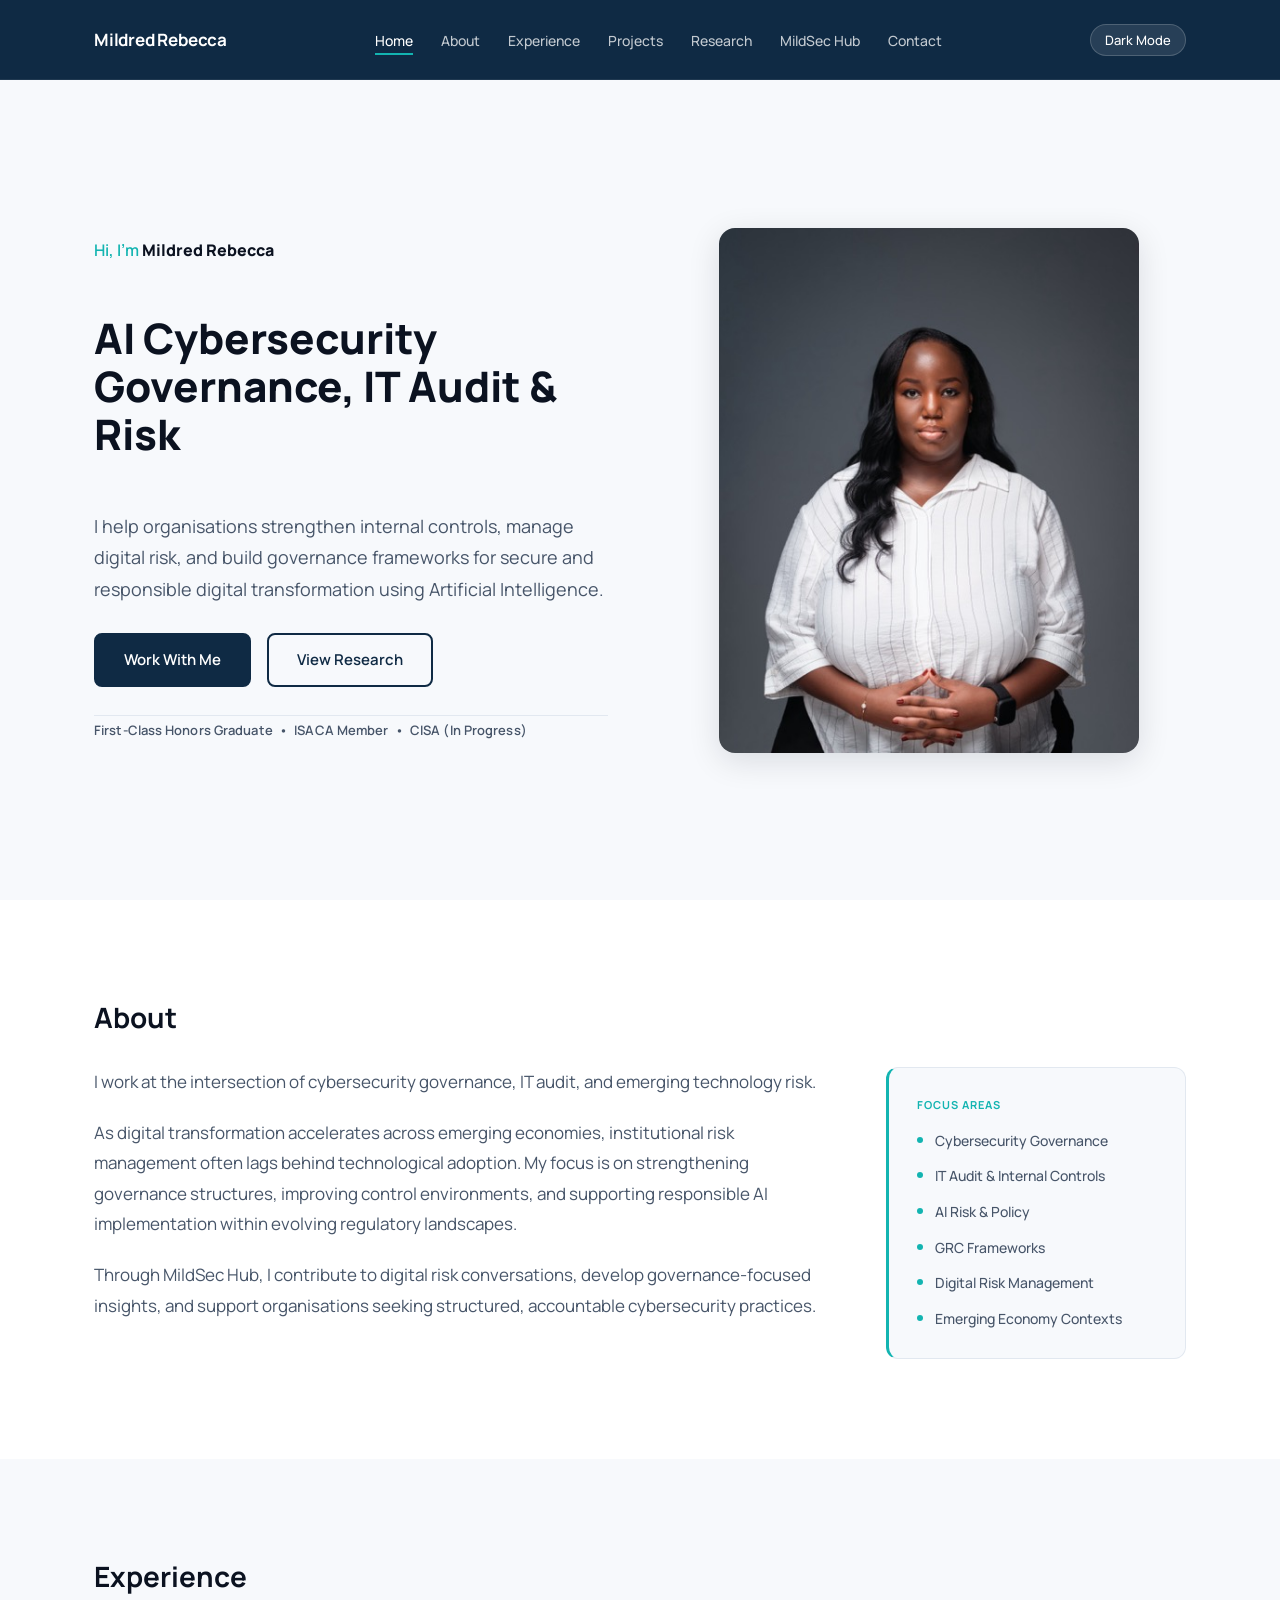
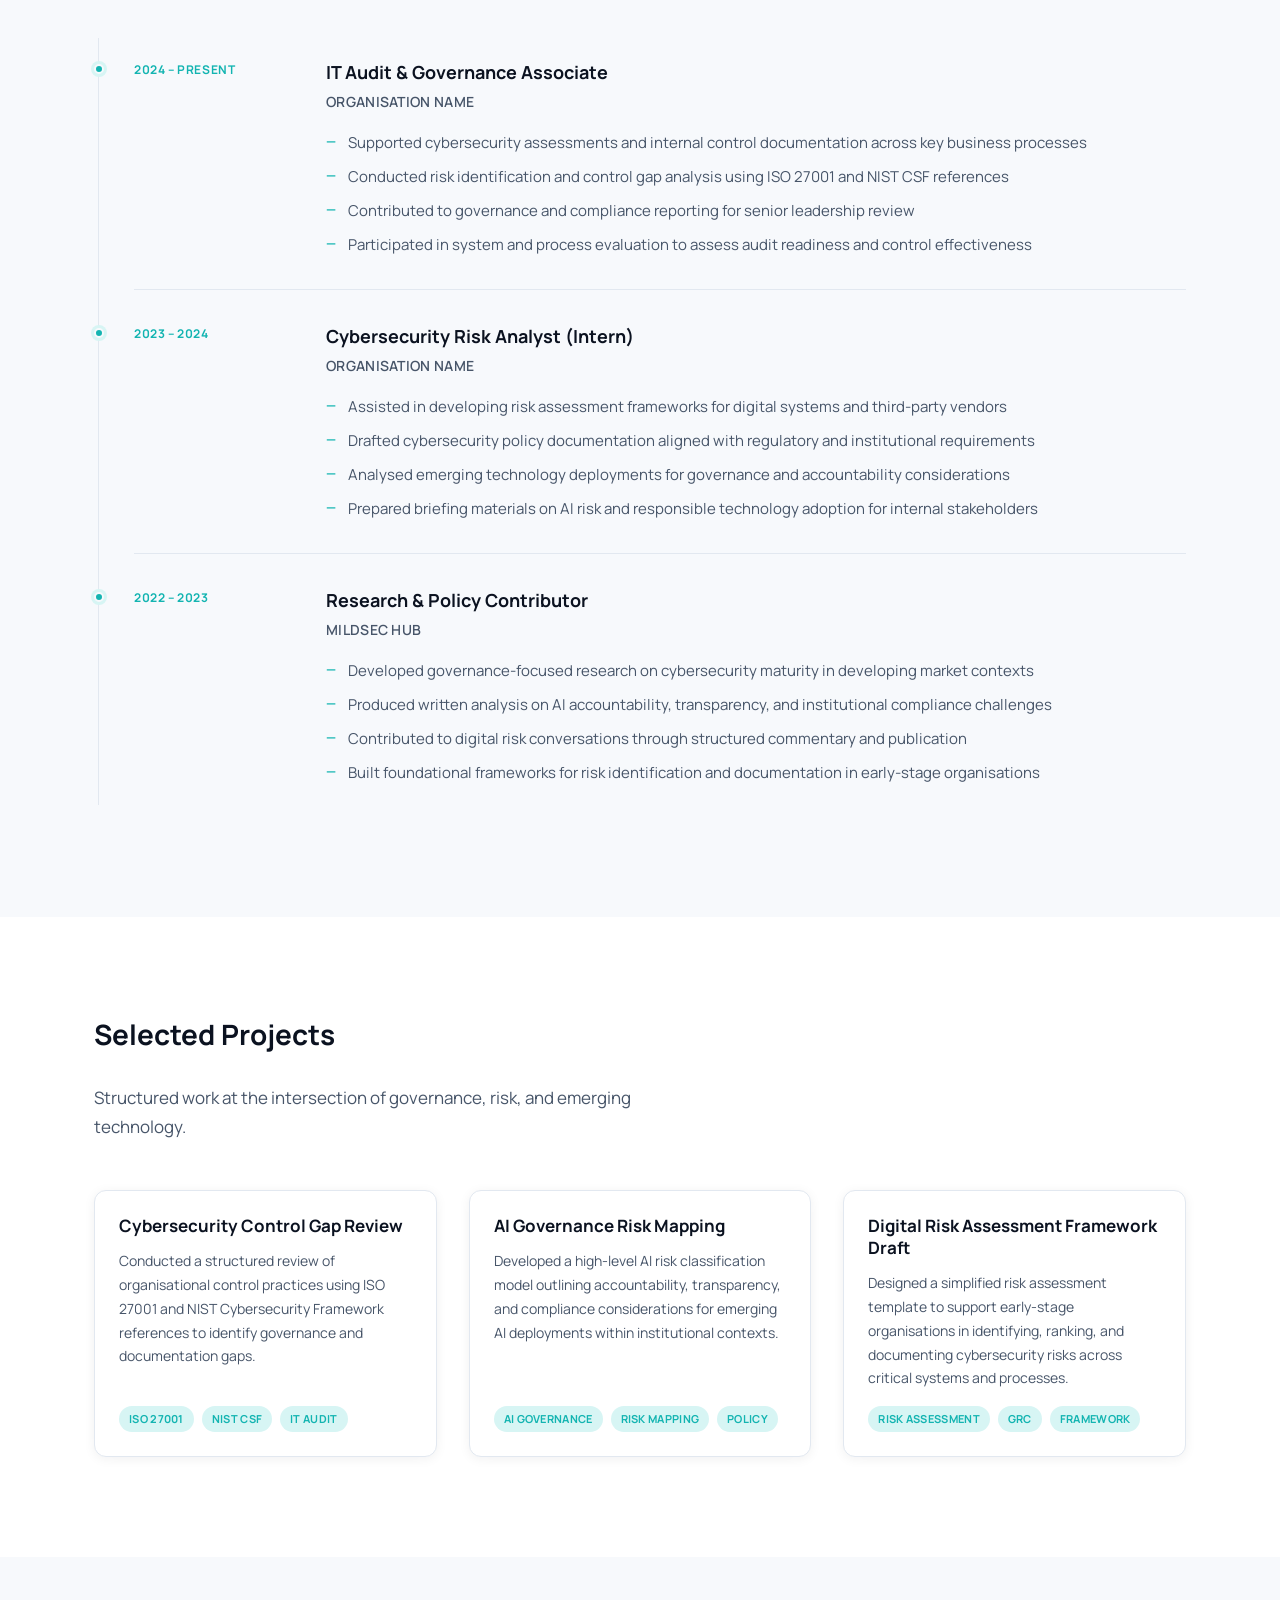
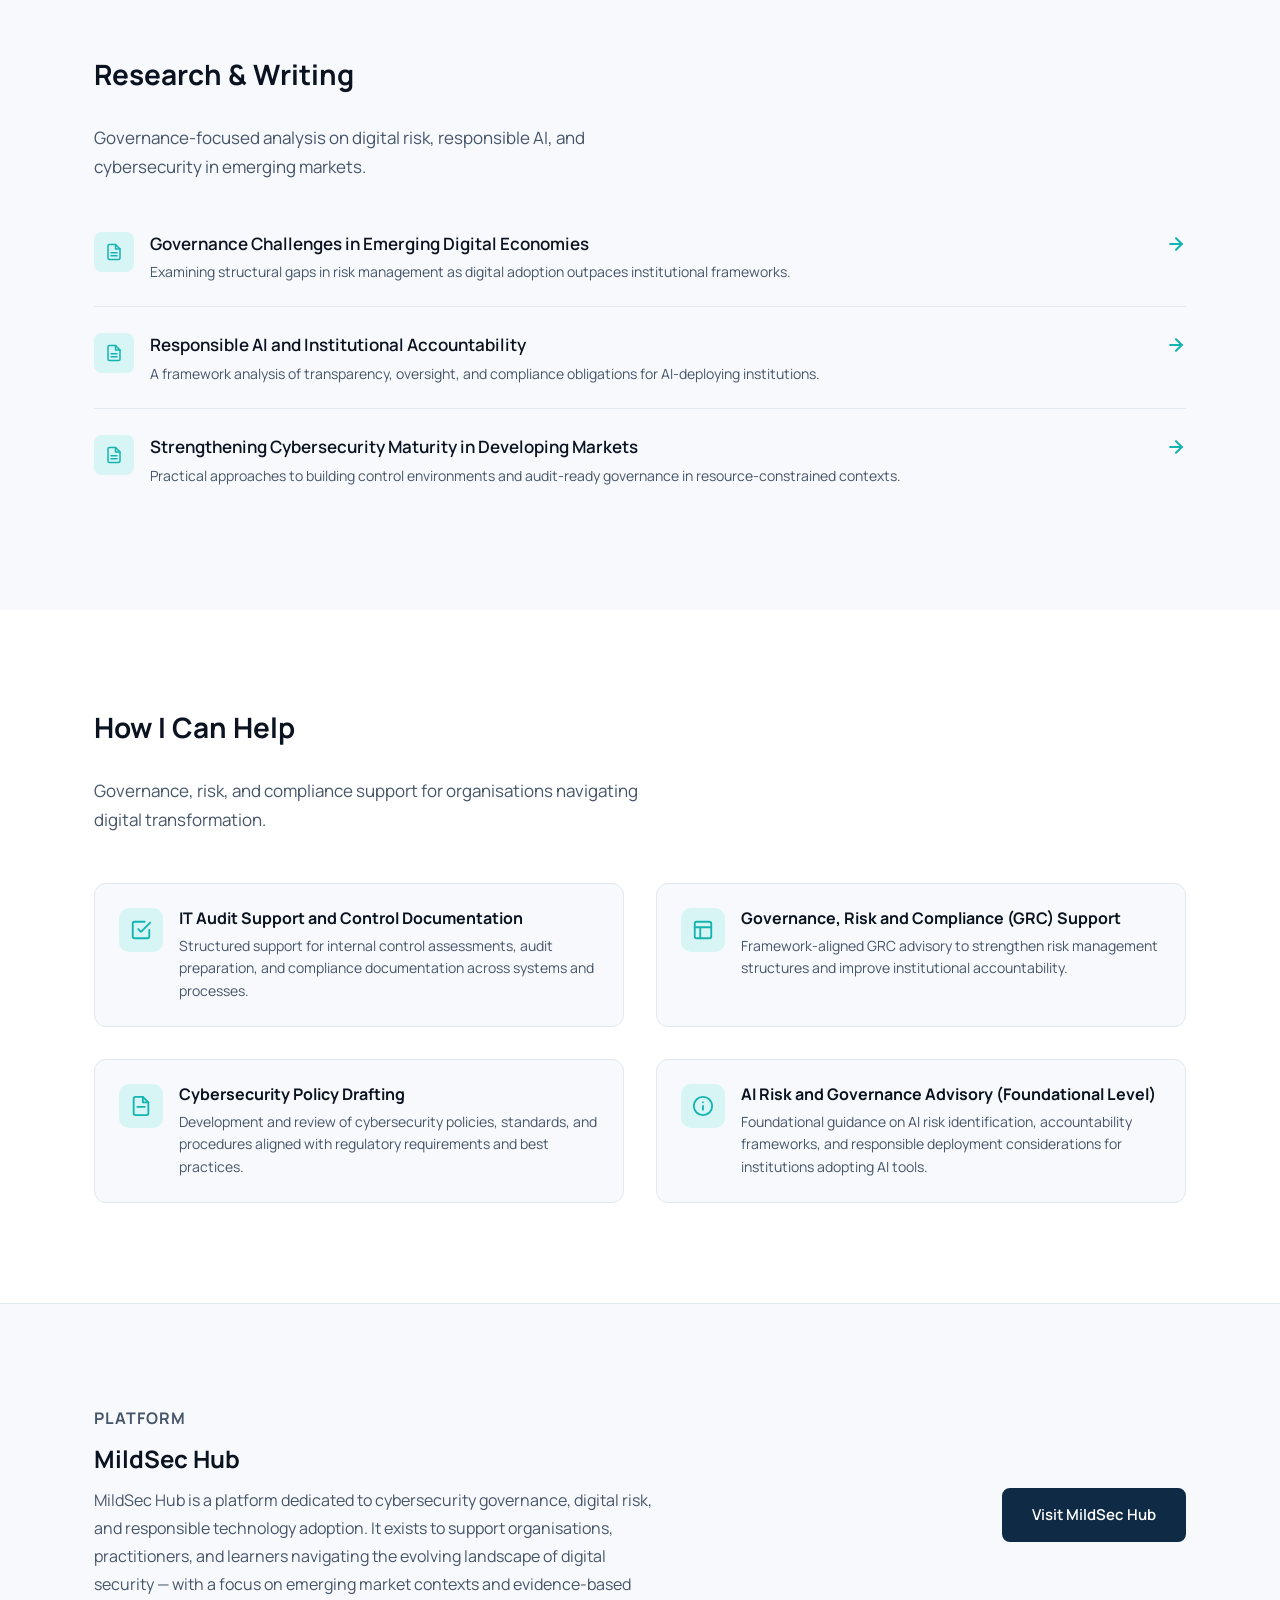
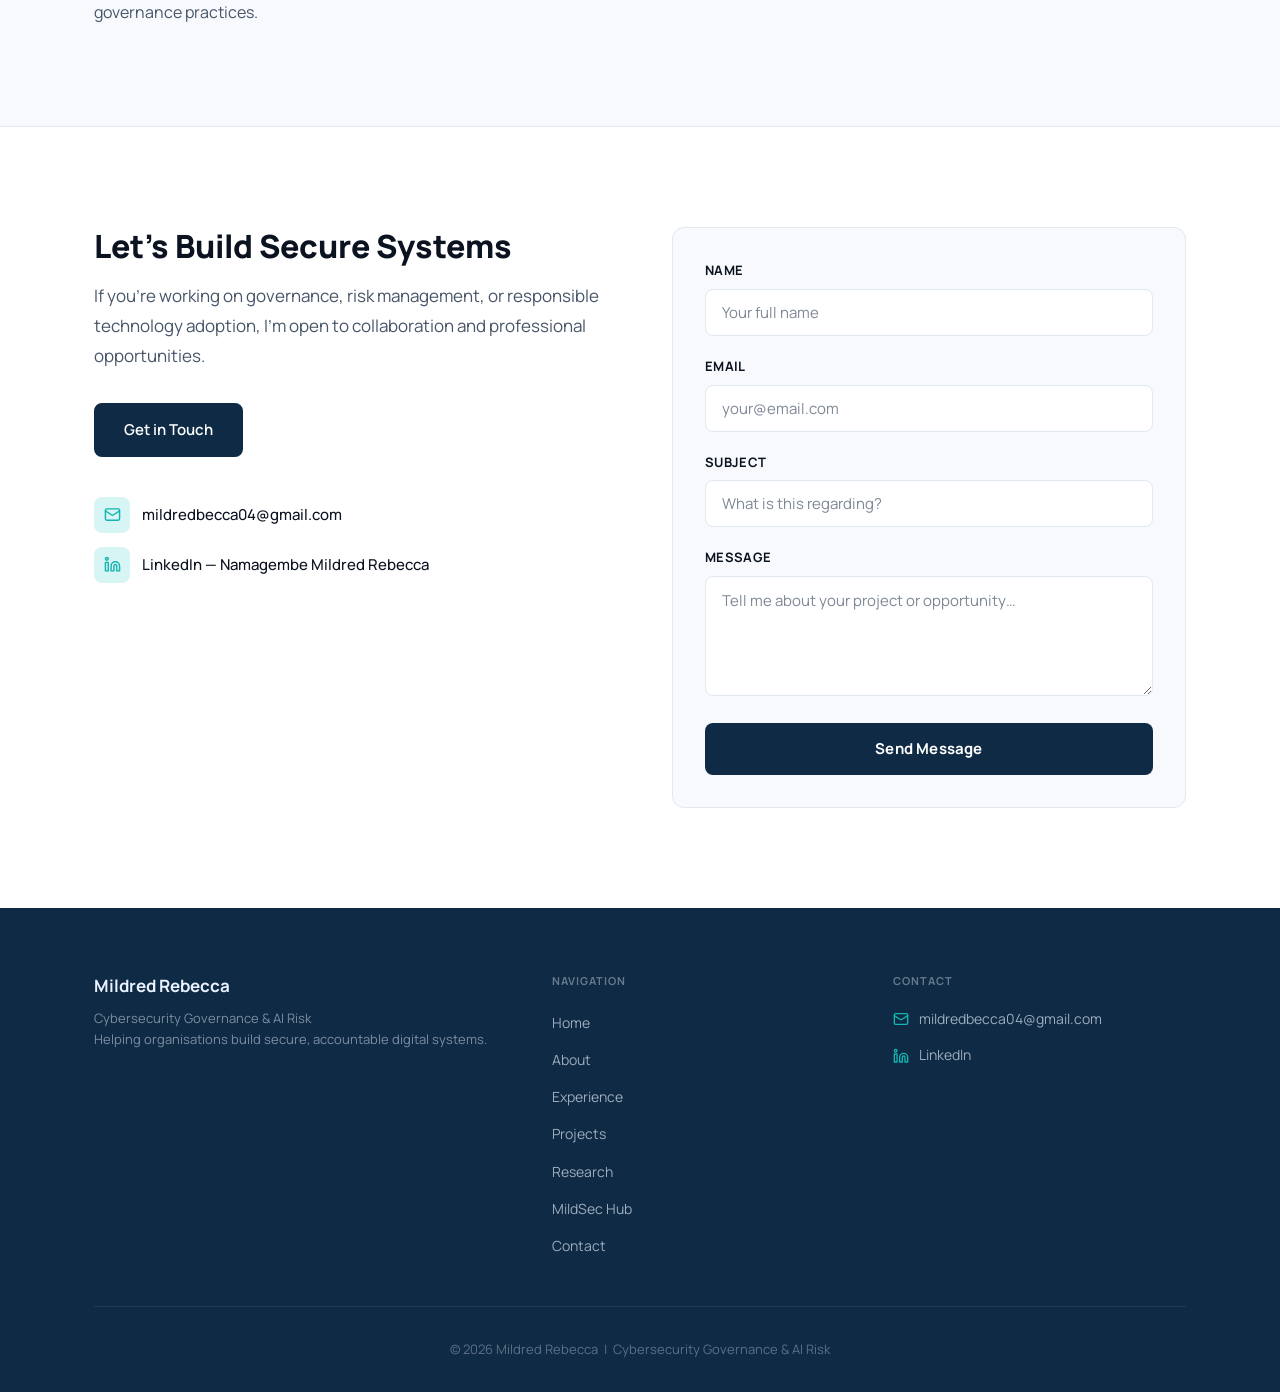
<file: index.html>
<!DOCTYPE html>
<html lang="en" data-theme="light">
<head>
  <meta charset="utf-8">
  <title>Mildred Rebecca | Cybersecurity Governance & AI Risk</title>
  <meta name="description" content="AI Cybersecurity Governance, IT Audit & Risk. Helping organisations strengthen internal controls, manage digital risk, and build governance frameworks for secure and responsible digital transformation.">
  <meta property="og:title" content="Mildred Rebecca | Cybersecurity Governance & AI Risk">
  <meta property="og:description" content="AI Cybersecurity Governance, IT Audit & Risk. Helping organisations strengthen internal controls, manage digital risk, and build governance frameworks for secure and responsible digital transformation.">
  <meta property="og:type" content="website">
  <meta name="twitter:card" content="summary_large_image">
  <meta name="viewport" content="width=device-width, initial-scale=1">

  <!-- Fonts -->
  <link rel="preconnect" href="https://fonts.googleapis.com">
  <link rel="preconnect" href="https://fonts.gstatic.com" crossorigin>
  <link href="https://fonts.googleapis.com/css2?family=Manrope:wght@400;500;600;700;800&display=swap" rel="stylesheet">

  <!-- Styles -->
  <link href="css/normalize.css" rel="stylesheet" type="text/css">
  <link href="css/custom.css" rel="stylesheet" type="text/css">

  <!-- Favicon -->
  <link href="images/favicon.png" rel="shortcut icon" type="image/x-icon">
  <link href="images/webclip.png" rel="apple-touch-icon">
</head>
<body>

  <!-- ============================================================
       NAVBAR
       ============================================================ -->
  <header class="navbar">
    <div class="container">
      <div class="nav-inner">
        <!-- Brand -->
        <a href="#home" class="nav-brand">Mildred Rebecca</a>

        <!-- Desktop Links -->
        <nav>
          <ul class="nav-links">
            <li><a href="#home" class="active">Home</a></li>
            <li><a href="#about">About</a></li>
            <li><a href="#experience">Experience</a></li>
            <li><a href="#projects">Projects</a></li>
            <li><a href="#research">Research</a></li>
            <li><a href="#mildsec">MildSec Hub</a></li>
            <li><a href="#contact">Contact</a></li>
          </ul>
        </nav>

        <!-- Actions -->
        <div class="nav-actions">
          <button class="theme-toggle-btn" id="themeToggle" aria-label="Toggle dark mode">
            <span id="themeLabel">Dark Mode</span>
          </button>
          <button class="hamburger" id="hamburger" aria-label="Open menu" aria-expanded="false">
            <span></span>
            <span></span>
            <span></span>
          </button>
        </div>
      </div>
    </div>

    <!-- Mobile Menu -->
    <div class="mobile-menu" id="mobileMenu" aria-hidden="true">
      <a href="#home">Home</a>
      <a href="#about">About</a>
      <a href="#experience">Experience</a>
      <a href="#projects">Projects</a>
      <a href="#research">Research</a>
      <a href="#mildsec">MildSec Hub</a>
      <a href="#contact">Contact</a>
    </div>
  </header>


  <!-- ============================================================
       1. HERO
       ============================================================ -->
  <section id="home" class="hero-section">
    <div class="container">
      <div class="hero-grid">

        <!-- Left Column -->
        <div class="hero-left">
          <p class="hero-greeting">Hi, I'm <strong>Mildred Rebecca</strong></p>
          <h1>AI Cybersecurity Governance, IT Audit &amp; Risk</h1>

          <p class="hero-subheading">
            I help organisations strengthen internal controls, manage digital risk, and build governance frameworks for secure and responsible digital transformation using Artificial Intelligence.
          </p>

          <div class="hero-buttons">
            <a href="#contact" class="btn-primary">Work With Me</a>
            <a href="#research" class="btn-outline">View Research</a>
          </div>

          <p class="hero-creds">
            First-Class Honors Graduate &nbsp;&bull;&nbsp; ISACA Member &nbsp;&bull;&nbsp; CISA (In Progress)
          </p>
        </div>

        <!-- Right Column -->
        <div class="hero-right">
          <img class="hero-image" src="images/hero-front-new.jpg" alt="Mildred Rebecca">
        </div>

      </div>
    </div>
  </section>


  <!-- ============================================================
       2. ABOUT
       ============================================================ -->
  <section id="about" class="about-section section-padding">
    <div class="container">
      <h2 class="section-title">About</h2>

      <div class="about-grid">
        <!-- Text Left -->
        <div class="about-text">
          <p>
            I work at the intersection of cybersecurity governance, IT audit, and emerging technology risk.
          </p>
          <p>
            As digital transformation accelerates across emerging economies, institutional risk management often lags behind technological adoption. My focus is on strengthening governance structures, improving control environments, and supporting responsible AI implementation within evolving regulatory landscapes.
          </p>
          <p>
            Through MildSec Hub, I contribute to digital risk conversations, develop governance-focused insights, and support organisations seeking structured, accountable cybersecurity practices.
          </p>
        </div>

        <!-- Highlight Box Right -->
        <div class="about-highlight-box">
          <p class="about-highlight-label">Focus Areas</p>
          <ul class="about-highlight-list">
            <li>Cybersecurity Governance</li>
            <li>IT Audit &amp; Internal Controls</li>
            <li>AI Risk &amp; Policy</li>
            <li>GRC Frameworks</li>
            <li>Digital Risk Management</li>
            <li>Emerging Economy Contexts</li>
          </ul>
        </div>
      </div>
    </div>
  </section>


  <!-- ============================================================
       3. EXPERIENCE
       ============================================================ -->
  <section id="experience" class="experience-section section-padding">
    <div class="container">
      <h2 class="section-title">Experience</h2>

      <div class="timeline">

        <!-- Role 1 -->
        <div class="timeline-item">
          <div class="timeline-date">2024 – Present</div>
          <div class="timeline-content">
            <div class="timeline-role">IT Audit & Governance Associate</div>
            <div class="timeline-org">Organisation Name</div>
            <ul class="timeline-bullets">
              <li>Supported cybersecurity assessments and internal control documentation across key business processes</li>
              <li>Conducted risk identification and control gap analysis using ISO 27001 and NIST CSF references</li>
              <li>Contributed to governance and compliance reporting for senior leadership review</li>
              <li>Participated in system and process evaluation to assess audit readiness and control effectiveness</li>
            </ul>
          </div>
        </div>

        <!-- Role 2 -->
        <div class="timeline-item">
          <div class="timeline-date">2023 – 2024</div>
          <div class="timeline-content">
            <div class="timeline-role">Cybersecurity Risk Analyst (Intern)</div>
            <div class="timeline-org">Organisation Name</div>
            <ul class="timeline-bullets">
              <li>Assisted in developing risk assessment frameworks for digital systems and third-party vendors</li>
              <li>Drafted cybersecurity policy documentation aligned with regulatory and institutional requirements</li>
              <li>Analysed emerging technology deployments for governance and accountability considerations</li>
              <li>Prepared briefing materials on AI risk and responsible technology adoption for internal stakeholders</li>
            </ul>
          </div>
        </div>

        <!-- Role 3 -->
        <div class="timeline-item">
          <div class="timeline-date">2022 – 2023</div>
          <div class="timeline-content">
            <div class="timeline-role">Research & Policy Contributor</div>
            <div class="timeline-org">MildSec Hub</div>
            <ul class="timeline-bullets">
              <li>Developed governance-focused research on cybersecurity maturity in developing market contexts</li>
              <li>Produced written analysis on AI accountability, transparency, and institutional compliance challenges</li>
              <li>Contributed to digital risk conversations through structured commentary and publication</li>
              <li>Built foundational frameworks for risk identification and documentation in early-stage organisations</li>
            </ul>
          </div>
        </div>

      </div>
    </div>
  </section>


  <!-- ============================================================
       4. SELECTED PROJECTS
       ============================================================ -->
  <section id="projects" class="projects-section section-padding">
    <div class="container">
      <h2 class="section-title">Selected Projects</h2>
      <p class="section-intro">Structured work at the intersection of governance, risk, and emerging technology.</p>

      <div class="projects-grid">

        <!-- Project 1 -->
        <div class="project-card">
          <h3>Cybersecurity Control Gap Review</h3>
          <p>
            Conducted a structured review of organisational control practices using ISO 27001 and NIST Cybersecurity Framework references to identify governance and documentation gaps.
          </p>
          <div class="project-tags">
            <span class="tag">ISO 27001</span>
            <span class="tag">NIST CSF</span>
            <span class="tag">IT Audit</span>
          </div>
        </div>

        <!-- Project 2 -->
        <div class="project-card">
          <h3>AI Governance Risk Mapping</h3>
          <p>
            Developed a high-level AI risk classification model outlining accountability, transparency, and compliance considerations for emerging AI deployments within institutional contexts.
          </p>
          <div class="project-tags">
            <span class="tag">AI Governance</span>
            <span class="tag">Risk Mapping</span>
            <span class="tag">Policy</span>
          </div>
        </div>

        <!-- Project 3 -->
        <div class="project-card">
          <h3>Digital Risk Assessment Framework Draft</h3>
          <p>
            Designed a simplified risk assessment template to support early-stage organisations in identifying, ranking, and documenting cybersecurity risks across critical systems and processes.
          </p>
          <div class="project-tags">
            <span class="tag">Risk Assessment</span>
            <span class="tag">GRC</span>
            <span class="tag">Framework</span>
          </div>
        </div>

      </div>
    </div>
  </section>


  <!-- ============================================================
       5. RESEARCH & WRITING
       ============================================================ -->
  <section id="research" class="research-section section-padding">
    <div class="container">
      <h2 class="section-title">Research &amp; Writing</h2>
      <p class="section-intro">Governance-focused analysis on digital risk, responsible AI, and cybersecurity in emerging markets.</p>

      <div class="research-list">

        <!-- Item 1 -->
        <a href="#" class="research-item">
          <div class="research-icon">
            <svg xmlns="http://www.w3.org/2000/svg" viewBox="0 0 24 24" fill="none" stroke="currentColor" stroke-width="2" stroke-linecap="round" stroke-linejoin="round">
              <path d="M14 2H6a2 2 0 0 0-2 2v16a2 2 0 0 0 2 2h12a2 2 0 0 0 2-2V8z"/>
              <polyline points="14 2 14 8 20 8"/>
              <line x1="16" y1="13" x2="8" y2="13"/>
              <line x1="16" y1="17" x2="8" y2="17"/>
            </svg>
          </div>
          <div class="research-body">
            <div class="research-title">Governance Challenges in Emerging Digital Economies</div>
            <div class="research-desc">Examining structural gaps in risk management as digital adoption outpaces institutional frameworks.</div>
          </div>
          <svg class="research-arrow" xmlns="http://www.w3.org/2000/svg" viewBox="0 0 24 24" fill="none" stroke="currentColor" stroke-width="2.5" stroke-linecap="round" stroke-linejoin="round">
            <line x1="5" y1="12" x2="19" y2="12"/>
            <polyline points="12 5 19 12 12 19"/>
          </svg>
        </a>

        <!-- Item 2 -->
        <a href="#" class="research-item">
          <div class="research-icon">
            <svg xmlns="http://www.w3.org/2000/svg" viewBox="0 0 24 24" fill="none" stroke="currentColor" stroke-width="2" stroke-linecap="round" stroke-linejoin="round">
              <path d="M14 2H6a2 2 0 0 0-2 2v16a2 2 0 0 0 2 2h12a2 2 0 0 0 2-2V8z"/>
              <polyline points="14 2 14 8 20 8"/>
              <line x1="16" y1="13" x2="8" y2="13"/>
              <line x1="16" y1="17" x2="8" y2="17"/>
            </svg>
          </div>
          <div class="research-body">
            <div class="research-title">Responsible AI and Institutional Accountability</div>
            <div class="research-desc">A framework analysis of transparency, oversight, and compliance obligations for AI-deploying institutions.</div>
          </div>
          <svg class="research-arrow" xmlns="http://www.w3.org/2000/svg" viewBox="0 0 24 24" fill="none" stroke="currentColor" stroke-width="2.5" stroke-linecap="round" stroke-linejoin="round">
            <line x1="5" y1="12" x2="19" y2="12"/>
            <polyline points="12 5 19 12 12 19"/>
          </svg>
        </a>

        <!-- Item 3 -->
        <a href="#" class="research-item">
          <div class="research-icon">
            <svg xmlns="http://www.w3.org/2000/svg" viewBox="0 0 24 24" fill="none" stroke="currentColor" stroke-width="2" stroke-linecap="round" stroke-linejoin="round">
              <path d="M14 2H6a2 2 0 0 0-2 2v16a2 2 0 0 0 2 2h12a2 2 0 0 0 2-2V8z"/>
              <polyline points="14 2 14 8 20 8"/>
              <line x1="16" y1="13" x2="8" y2="13"/>
              <line x1="16" y1="17" x2="8" y2="17"/>
            </svg>
          </div>
          <div class="research-body">
            <div class="research-title">Strengthening Cybersecurity Maturity in Developing Markets</div>
            <div class="research-desc">Practical approaches to building control environments and audit-ready governance in resource-constrained contexts.</div>
          </div>
          <svg class="research-arrow" xmlns="http://www.w3.org/2000/svg" viewBox="0 0 24 24" fill="none" stroke="currentColor" stroke-width="2.5" stroke-linecap="round" stroke-linejoin="round">
            <line x1="5" y1="12" x2="19" y2="12"/>
            <polyline points="12 5 19 12 12 19"/>
          </svg>
        </a>

      </div>
    </div>
  </section>


  <!-- ============================================================
       6. HOW I CAN HELP (SERVICES)
       ============================================================ -->
  <section id="services" class="services-section section-padding">
    <div class="container">
      <h2 class="section-title">How I Can Help</h2>
      <p class="section-intro">Governance, risk, and compliance support for organisations navigating digital transformation.</p>

      <div class="services-grid">

        <!-- Service 1 -->
        <div class="service-item">
          <div class="service-icon">
            <svg xmlns="http://www.w3.org/2000/svg" viewBox="0 0 24 24" fill="none" stroke="currentColor" stroke-width="2" stroke-linecap="round" stroke-linejoin="round">
              <path d="M9 11l3 3L22 4"/>
              <path d="M21 12v7a2 2 0 0 1-2 2H5a2 2 0 0 1-2-2V5a2 2 0 0 1 2-2h11"/>
            </svg>
          </div>
          <div class="service-body">
            <h3>IT Audit Support and Control Documentation</h3>
            <p>Structured support for internal control assessments, audit preparation, and compliance documentation across systems and processes.</p>
          </div>
        </div>

        <!-- Service 2 -->
        <div class="service-item">
          <div class="service-icon">
            <svg xmlns="http://www.w3.org/2000/svg" viewBox="0 0 24 24" fill="none" stroke="currentColor" stroke-width="2" stroke-linecap="round" stroke-linejoin="round">
              <rect x="3" y="3" width="18" height="18" rx="2"/>
              <path d="M3 9h18M9 21V9"/>
            </svg>
          </div>
          <div class="service-body">
            <h3>Governance, Risk and Compliance (GRC) Support</h3>
            <p>Framework-aligned GRC advisory to strengthen risk management structures and improve institutional accountability.</p>
          </div>
        </div>

        <!-- Service 3 -->
        <div class="service-item">
          <div class="service-icon">
            <svg xmlns="http://www.w3.org/2000/svg" viewBox="0 0 24 24" fill="none" stroke="currentColor" stroke-width="2" stroke-linecap="round" stroke-linejoin="round">
              <path d="M14 2H6a2 2 0 0 0-2 2v16a2 2 0 0 0 2 2h12a2 2 0 0 0 2-2V8z"/>
              <polyline points="14 2 14 8 20 8"/>
              <line x1="16" y1="13" x2="8" y2="13"/>
            </svg>
          </div>
          <div class="service-body">
            <h3>Cybersecurity Policy Drafting</h3>
            <p>Development and review of cybersecurity policies, standards, and procedures aligned with regulatory requirements and best practices.</p>
          </div>
        </div>

        <!-- Service 4 -->
        <div class="service-item">
          <div class="service-icon">
            <svg xmlns="http://www.w3.org/2000/svg" viewBox="0 0 24 24" fill="none" stroke="currentColor" stroke-width="2" stroke-linecap="round" stroke-linejoin="round">
              <circle cx="12" cy="12" r="10"/>
              <path d="M12 16v-4M12 8h.01"/>
            </svg>
          </div>
          <div class="service-body">
            <h3>AI Risk and Governance Advisory (Foundational Level)</h3>
            <p>Foundational guidance on AI risk identification, accountability frameworks, and responsible deployment considerations for institutions adopting AI tools.</p>
          </div>
        </div>

      </div>
    </div>
  </section>


  <!-- ============================================================
       7. MILDSEC HUB
       ============================================================ -->
  <section id="mildsec" class="mildsec-section section-padding">
    <div class="container">
      <div class="mildsec-inner">

        <div class="mildsec-text">
          <p class="mildsec-label">Platform</p>
          <h2>MildSec Hub</h2>
          <p>
            MildSec Hub is a platform dedicated to cybersecurity governance, digital risk, and responsible technology adoption. It exists to support organisations, practitioners, and learners navigating the evolving landscape of digital security — with a focus on emerging market contexts and evidence-based governance practices.
          </p>
        </div>

        <div>
          <a href="#" class="btn-primary">Visit MildSec Hub</a>
        </div>

      </div>
    </div>
  </section>


  <!-- ============================================================
       8. CONTACT
       ============================================================ -->
  <section id="contact" class="contact-section section-padding">
    <div class="container">
      <div class="contact-inner">

        <!-- Left -->
        <div class="contact-left">
          <h2>Let's Build Secure Systems</h2>
          <p>
            If you're working on governance, risk management, or responsible technology adoption, I'm open to collaboration and professional opportunities.
          </p>

          <div class="contact-action">
            <a href="mailto:mildredbecca04@gmail.com" class="btn-primary">Get in Touch</a>
          </div>

          <div class="contact-links">
            <!-- Email -->
            <a href="mailto:mildredbecca04@gmail.com" class="contact-link">
              <div class="contact-link-icon">
                <svg xmlns="http://www.w3.org/2000/svg" viewBox="0 0 24 24" fill="none" stroke="currentColor" stroke-width="2" stroke-linecap="round" stroke-linejoin="round">
                  <rect x="2" y="4" width="20" height="16" rx="2"/>
                  <path d="m22 7-8.97 5.7a1.94 1.94 0 0 1-2.06 0L2 7"/>
                </svg>
              </div>
              mildredbecca04@gmail.com
            </a>

            <!-- LinkedIn -->
            <a href="https://www.linkedin.com/in/namagembe-mildred-rebecca" target="_blank" rel="noopener noreferrer" class="contact-link">
              <div class="contact-link-icon">
                <svg xmlns="http://www.w3.org/2000/svg" viewBox="0 0 24 24" fill="none" stroke="currentColor" stroke-width="2" stroke-linecap="round" stroke-linejoin="round">
                  <path d="M16 8a6 6 0 0 1 6 6v7h-4v-7a2 2 0 0 0-2-2 2 2 0 0 0-2 2v7h-4v-7a6 6 0 0 1 6-6z"/>
                  <rect x="2" y="9" width="4" height="12"/>
                  <circle cx="4" cy="4" r="2"/>
                </svg>
              </div>
              LinkedIn — Namagembe Mildred Rebecca
            </a>
          </div>
        </div>

        <!-- Right: Form -->
        <div class="contact-form-wrapper">
          <form>
            <div class="form-group">
              <label for="contact-name">Name</label>
              <input type="text" id="contact-name" name="name" placeholder="Your full name" required>
            </div>
            <div class="form-group">
              <label for="contact-email">Email</label>
              <input type="email" id="contact-email" name="email" placeholder="your@email.com" required>
            </div>
            <div class="form-group">
              <label for="contact-subject">Subject</label>
              <input type="text" id="contact-subject" name="subject" placeholder="What is this regarding?">
            </div>
            <div class="form-group">
              <label for="contact-message">Message</label>
              <textarea id="contact-message" name="message" placeholder="Tell me about your project or opportunity…" required></textarea>
            </div>
            <button type="submit" class="form-submit">Send Message</button>
          </form>
        </div>

      </div>
    </div>
  </section>


  <!-- ============================================================
       9. FOOTER
       ============================================================ -->
  <footer class="footer">
    <div class="container">
      <div class="footer-grid">

        <!-- Col 1: Brand -->
        <div>
          <div class="footer-name">Mildred Rebecca</div>
          <div class="footer-tagline">Cybersecurity Governance &amp; AI Risk<br>Helping organisations build secure, accountable digital systems.</div>
        </div>

        <!-- Col 2: Navigation -->
        <div>
          <div class="footer-col-title">Navigation</div>
          <ul class="footer-links">
            <li><a href="#home">Home</a></li>
            <li><a href="#about">About</a></li>
            <li><a href="#experience">Experience</a></li>
            <li><a href="#projects">Projects</a></li>
            <li><a href="#research">Research</a></li>
            <li><a href="#mildsec">MildSec Hub</a></li>
            <li><a href="#contact">Contact</a></li>
          </ul>
        </div>

        <!-- Col 3: Contact -->
        <div>
          <div class="footer-col-title">Contact</div>
          <div class="footer-contact-links">
            <a href="mailto:mildredbecca04@gmail.com" class="footer-contact-link">
              <svg xmlns="http://www.w3.org/2000/svg" viewBox="0 0 24 24" fill="none" stroke="currentColor" stroke-width="2" stroke-linecap="round" stroke-linejoin="round">
                <rect x="2" y="4" width="20" height="16" rx="2"/>
                <path d="m22 7-8.97 5.7a1.94 1.94 0 0 1-2.06 0L2 7"/>
              </svg>
              mildredbecca04@gmail.com
            </a>
            <a href="https://www.linkedin.com/in/namagembe-mildred-rebecca" target="_blank" rel="noopener noreferrer" class="footer-contact-link">
              <svg xmlns="http://www.w3.org/2000/svg" viewBox="0 0 24 24" fill="none" stroke="currentColor" stroke-width="2" stroke-linecap="round" stroke-linejoin="round">
                <path d="M16 8a6 6 0 0 1 6 6v7h-4v-7a2 2 0 0 0-2-2 2 2 0 0 0-2 2v7h-4v-7a6 6 0 0 1 6-6z"/>
                <rect x="2" y="9" width="4" height="12"/>
                <circle cx="4" cy="4" r="2"/>
              </svg>
              LinkedIn
            </a>
          </div>
        </div>

      </div>

      <div class="footer-bottom">
        &copy; 2026 Mildred Rebecca &nbsp;|&nbsp; Cybersecurity Governance &amp; AI Risk
      </div>
    </div>
  </footer>


  <!-- ============================================================
       SCRIPTS
       ============================================================ -->
  <script>
    // ---- Dark Mode Toggle ----
    const html        = document.documentElement;
    const toggleBtn   = document.getElementById('themeToggle');
    const themeLabel  = document.getElementById('themeLabel');

    function applyTheme(theme) {
      html.setAttribute('data-theme', theme);
      themeLabel.textContent = theme === 'dark' ? 'Light Mode' : 'Dark Mode';
      localStorage.setItem('theme', theme);
    }

    // Restore saved preference or system preference
    const saved = localStorage.getItem('theme');
    if (saved) {
      applyTheme(saved);
    } else if (window.matchMedia('(prefers-color-scheme: dark)').matches) {
      applyTheme('dark');
    }

    toggleBtn.addEventListener('click', function () {
      const current = html.getAttribute('data-theme');
      applyTheme(current === 'dark' ? 'light' : 'dark');
    });


    // ---- Hamburger Menu ----
    const hamburger  = document.getElementById('hamburger');
    const mobileMenu = document.getElementById('mobileMenu');

    hamburger.addEventListener('click', function () {
      const isOpen = mobileMenu.classList.toggle('open');
      hamburger.setAttribute('aria-expanded', isOpen);
      mobileMenu.setAttribute('aria-hidden', !isOpen);
    });

    // Close mobile menu on link click
    mobileMenu.querySelectorAll('a').forEach(function (link) {
      link.addEventListener('click', function () {
        mobileMenu.classList.remove('open');
        hamburger.setAttribute('aria-expanded', 'false');
        mobileMenu.setAttribute('aria-hidden', 'true');
      });
    });


    // ---- Active Nav Link on Scroll ----
    const sections  = document.querySelectorAll('section[id]');
    const navLinks  = document.querySelectorAll('.nav-links a');

    function updateActiveLink() {
      let current = '';
      sections.forEach(function (section) {
        const top = section.offsetTop - 100;
        if (window.scrollY >= top) {
          current = section.getAttribute('id');
        }
      });
      navLinks.forEach(function (link) {
        link.classList.remove('active');
        if (link.getAttribute('href') === '#' + current) {
          link.classList.add('active');
        }
      });
    }

    window.addEventListener('scroll', updateActiveLink, { passive: true });
    updateActiveLink();
  </script>

</body>
</html>
</file>
<file: css/custom.css>
/* ============================================================
   MILDRED REBECCA — COMPLETE DESIGN SYSTEM
   ============================================================ */

/* ------------------------------------------------------------
   CSS CUSTOM PROPERTIES (LIGHT MODE)
   ------------------------------------------------------------ */
:root {
  --bg-main:       #F7F9FC;
  --bg-surface:    #FFFFFF;
  --text-primary:  #0B1220;
  --text-muted:    #475569;
  --border:        #E2E8F0;
  --navy:          #0F2A44;
  --navy-hover:    #12385C;
  --teal:          #13B4B1;
  --teal-hover:    #0FA3A0;
  --teal-soft:     #D7F5F4;

  --radius-card:   12px;
  --radius-btn:    8px;
  --shadow-card:   0 2px 12px rgba(11, 18, 32, 0.06);
  --shadow-hover:  0 8px 32px rgba(11, 18, 32, 0.12);
  --transition:    all 0.25s ease;
}

/* ------------------------------------------------------------
   DARK MODE
   ------------------------------------------------------------ */
[data-theme="dark"] {
  --bg-main:       #07111E;
  --bg-surface:    #0B1B2B;
  --text-primary:  #EAF2FF;
  --text-muted:    #A7B4C6;
  --border:        #18314B;
  --navy:          #13B4B1;
  --navy-hover:    #0FA3A0;
  --teal:          #13B4B1;
  --teal-hover:    #0FA3A0;
  --teal-soft:     #0D2A29;
  --shadow-card:   0 2px 16px rgba(0, 0, 0, 0.35);
  --shadow-hover:  0 8px 36px rgba(0, 0, 0, 0.55);
}

/* ------------------------------------------------------------
   GLOBAL RESET & BASE
   ------------------------------------------------------------ */
*, *::before, *::after {
  box-sizing: border-box;
  margin: 0;
  padding: 0;
}

html {
  scroll-behavior: smooth;
  font-size: 16px;
}

body {
  font-family: 'Manrope', 'Inter', -apple-system, BlinkMacSystemFont, sans-serif;
  font-size: 17px;
  line-height: 1.6;
  color: var(--text-primary);
  background-color: var(--bg-main);
  transition: background-color 0.3s ease, color 0.3s ease;
  -webkit-font-smoothing: antialiased;
}

img { max-width: 100%; display: block; }
a  { color: inherit; }
button { font-family: inherit; }

/* ------------------------------------------------------------
   TYPOGRAPHY SCALE
   ------------------------------------------------------------ */
h1 { font-size: 42px;  font-weight: 800; line-height: 1.15; color: var(--text-primary); }
h2 { font-size: 28px;  font-weight: 700; line-height: 1.25; color: var(--text-primary); }
h3 { font-size: 20px;  font-weight: 600; line-height: 1.35; color: var(--text-primary); }
p  { font-size: 17px;  line-height: 1.6;  color: var(--text-muted); }

/* ------------------------------------------------------------
   LAYOUT UTILITIES
   ------------------------------------------------------------ */
.container {
  max-width: 1140px;
  margin: 0 auto;
  padding: 0 24px;
}

.section-padding { padding: 100px 0; }

.section-title {
  font-size: 28px;
  font-weight: 700;
  color: var(--text-primary);
  margin-bottom: 32px;
}

.section-intro {
  font-size: 17px;
  color: var(--text-muted);
  line-height: 1.7;
  max-width: 580px;
  margin-bottom: 48px;
}

/* ============================================================
   NAVBAR
   ============================================================ */
.navbar {
  position: fixed;
  top: 0; left: 0; right: 0;
  z-index: 1000;
  height: 80px;
  background-color: #0F2A44;
  border-bottom: 1px solid rgba(255, 255, 255, 0.07);
}

.nav-inner {
  display: flex;
  align-items: center;
  justify-content: space-between;
  height: 80px;
}

.nav-brand {
  color: #FFFFFF;
  font-size: 17px;
  font-weight: 700;
  text-decoration: none;
  letter-spacing: -0.2px;
  white-space: nowrap;
  flex-shrink: 0;
}

.nav-links {
  display: flex;
  align-items: center;
  gap: 28px;
  list-style: none;
}

.nav-links a {
  color: rgba(255, 255, 255, 0.75);
  text-decoration: none;
  font-size: 14px;
  font-weight: 500;
  padding-bottom: 3px;
  border-bottom: 2px solid transparent;
  transition: var(--transition);
  white-space: nowrap;
}

.nav-links a:hover,
.nav-links a.active {
  color: #FFFFFF;
  border-bottom-color: #13B4B1;
}

.nav-actions {
  display: flex;
  align-items: center;
  gap: 12px;
  flex-shrink: 0;
}

.theme-toggle-btn {
  background: rgba(255, 255, 255, 0.1);
  border: 1px solid rgba(255, 255, 255, 0.18);
  border-radius: 20px;
  color: #FFFFFF;
  cursor: pointer;
  padding: 5px 14px;
  font-size: 13px;
  font-weight: 500;
  transition: var(--transition);
  white-space: nowrap;
}

.theme-toggle-btn:hover {
  background: rgba(255, 255, 255, 0.2);
}

.hamburger {
  display: none;
  flex-direction: column;
  gap: 5px;
  background: none;
  border: none;
  cursor: pointer;
  padding: 4px;
}

.hamburger span {
  display: block;
  width: 22px;
  height: 2px;
  background: #FFFFFF;
  border-radius: 2px;
  transition: var(--transition);
}

.mobile-menu {
  display: none;
  position: absolute;
  top: 80px; left: 0; right: 0;
  background-color: #0F2A44;
  border-top: 1px solid rgba(255, 255, 255, 0.08);
  padding: 8px 0 16px;
}

.mobile-menu.open { display: block; }

.mobile-menu a {
  display: block;
  color: rgba(255, 255, 255, 0.8);
  text-decoration: none;
  font-size: 15px;
  font-weight: 500;
  padding: 12px 24px;
  transition: var(--transition);
}

.mobile-menu a:hover {
  color: #13B4B1;
  background: rgba(255, 255, 255, 0.04);
}

/* ============================================================
   BUTTONS
   ============================================================ */
.btn-primary {
  display: inline-block;
  background-color: #0F2A44;
  color: #FFFFFF;
  text-decoration: none;
  font-size: 15px;
  font-weight: 600;
  padding: 13px 28px;
  border-radius: var(--radius-btn);
  border: 2px solid #0F2A44;
  transition: var(--transition);
  cursor: pointer;
  font-family: inherit;
}

.btn-primary:hover {
  background-color: #12385C;
  border-color: #12385C;
}

[data-theme="dark"] .btn-primary {
  background-color: #13B4B1;
  border-color: #13B4B1;
  color: #07111E;
}

[data-theme="dark"] .btn-primary:hover {
  background-color: #0FA3A0;
  border-color: #0FA3A0;
}

.btn-outline {
  display: inline-block;
  background-color: transparent;
  color: #0F2A44;
  text-decoration: none;
  font-size: 15px;
  font-weight: 600;
  padding: 13px 28px;
  border-radius: var(--radius-btn);
  border: 2px solid #0F2A44;
  transition: var(--transition);
  cursor: pointer;
  font-family: inherit;
}

.btn-outline:hover {
  background-color: #0F2A44;
  color: #FFFFFF;
}

[data-theme="dark"] .btn-outline {
  color: #EAF2FF;
  border-color: #13B4B1;
}

[data-theme="dark"] .btn-outline:hover {
  background-color: #13B4B1;
  color: #07111E;
}

/* ============================================================
   HERO SECTION
   ============================================================ */
.hero-section {
  min-height: 100vh;
  display: flex;
  align-items: center;
  padding-top: 80px;
  background-color: var(--bg-main);
}

.hero-grid {
  display: grid;
  grid-template-columns: 1fr 1fr;
  gap: 64px;
  align-items: center;
  padding: 80px 0;
}

.hero-left {
  display: flex;
  flex-direction: column;
  gap: 24px;
}

.hero-greeting {
  font-size: 16px;
  font-weight: 600;
  color: var(--teal);
  margin-bottom: 0;
  line-height: 1.4;
}

.hero-greeting strong {
  color: var(--text-primary);
  font-weight: 800;
}

.hero-left h1 {
  font-size: 42px;
  font-weight: 800;
  color: var(--text-primary);
  line-height: 1.15;
}

.hero-subheading {
  font-size: 18px;
  line-height: 1.75;
  color: var(--text-muted);
}

.hero-buttons {
  display: flex;
  gap: 16px;
  flex-wrap: wrap;
  margin-top: 4px;
}

.hero-creds {
  font-size: 13px;
  color: var(--text-muted);
  font-weight: 600;
  letter-spacing: 0.1px;
  padding-top: 4px;
  border-top: 1px solid var(--border);
  margin-top: 4px;
}

.hero-right {
  display: flex;
  justify-content: center;
  align-items: center;
}

.hero-image {
  width: 100%;
  max-width: 420px;
  border-radius: 16px;
  object-fit: cover;
  aspect-ratio: 4/5;
  box-shadow: var(--shadow-hover);
}

.hero-image-placeholder {
  width: 100%;
  max-width: 380px;
  aspect-ratio: 4/5;
  background: linear-gradient(145deg, #0F2A44 0%, #163859 60%, #13B4B1 100%);
  border-radius: 16px;
  display: flex;
  align-items: center;
  justify-content: center;
  box-shadow: var(--shadow-hover);
  position: relative;
  overflow: hidden;
}

.hero-image-placeholder::after {
  content: '';
  position: absolute;
  inset: 0;
  background: repeating-linear-gradient(
    45deg,
    transparent,
    transparent 20px,
    rgba(255,255,255,0.02) 20px,
    rgba(255,255,255,0.02) 40px
  );
}

.hero-image-placeholder svg {
  width: 64px;
  height: 64px;
  color: rgba(255, 255, 255, 0.35);
  position: relative;
  z-index: 1;
}

/* ============================================================
   ABOUT SECTION
   ============================================================ */
.about-section {
  background-color: var(--bg-surface);
}

.about-grid {
  display: grid;
  grid-template-columns: 1fr 300px;
  gap: 64px;
  align-items: start;
}

.about-text p {
  font-size: 17px;
  line-height: 1.8;
  color: var(--text-muted);
  margin-bottom: 20px;
}

.about-text p:last-child { margin-bottom: 0; }

.about-highlight-box {
  background-color: var(--bg-main);
  border: 1px solid var(--border);
  border-left: 3px solid var(--teal);
  border-radius: var(--radius-card);
  padding: 28px;
  position: sticky;
  top: 104px;
}

.about-highlight-label {
  font-size: 11px;
  font-weight: 700;
  text-transform: uppercase;
  letter-spacing: 1px;
  color: var(--teal);
  margin-bottom: 16px;
}

.about-highlight-list {
  list-style: none;
  display: flex;
  flex-direction: column;
  gap: 14px;
}

.about-highlight-list li {
  font-size: 14px;
  color: var(--text-muted);
  padding-left: 18px;
  position: relative;
  line-height: 1.55;
  font-weight: 500;
}

.about-highlight-list li::before {
  content: '';
  position: absolute;
  left: 0;
  top: 7px;
  width: 6px;
  height: 6px;
  background-color: var(--teal);
  border-radius: 50%;
}

/* ============================================================
   EXPERIENCE SECTION
   ============================================================ */
.experience-section {
  background-color: var(--bg-main);
}

.timeline {
  position: relative;
  padding-left: 40px;
}

.timeline::before {
  content: '';
  position: absolute;
  left: 4px;
  top: 12px;
  bottom: 12px;
  width: 1px;
  background-color: var(--border);
}

.timeline-item {
  display: grid;
  grid-template-columns: 160px 1fr;
  gap: 32px;
  padding: 32px 0;
  border-bottom: 1px solid var(--border);
  position: relative;
}

.timeline-item:last-child { border-bottom: none; }

.timeline-item::before {
  content: '';
  position: absolute;
  left: -40px;
  top: 38px;
  width: 10px;
  height: 10px;
  background-color: var(--teal);
  border-radius: 50%;
  border: 2px solid var(--bg-main);
  box-shadow: 0 0 0 3px var(--teal-soft);
}

.timeline-date {
  font-size: 12px;
  font-weight: 700;
  color: var(--teal);
  text-transform: uppercase;
  letter-spacing: 0.6px;
  line-height: 1.5;
  padding-top: 3px;
}

.timeline-role {
  font-size: 18px;
  font-weight: 700;
  color: var(--text-primary);
  margin-bottom: 4px;
}

.timeline-org {
  font-size: 14px;
  font-weight: 600;
  color: var(--text-muted);
  margin-bottom: 18px;
  text-transform: uppercase;
  letter-spacing: 0.3px;
}

.timeline-bullets {
  list-style: none;
  display: flex;
  flex-direction: column;
  gap: 10px;
}

.timeline-bullets li {
  font-size: 15px;
  color: var(--text-muted);
  padding-left: 22px;
  position: relative;
  line-height: 1.6;
}

.timeline-bullets li::before {
  content: '—';
  position: absolute;
  left: 0;
  color: var(--teal);
  font-weight: 700;
  font-size: 13px;
}

/* ============================================================
   SELECTED PROJECTS
   ============================================================ */
.projects-section {
  background-color: var(--bg-surface);
}

.projects-grid {
  display: grid;
  grid-template-columns: repeat(3, 1fr);
  gap: 32px;
}

.project-card {
  background-color: var(--bg-surface);
  border: 1px solid var(--border);
  border-radius: var(--radius-card);
  padding: 24px;
  box-shadow: var(--shadow-card);
  transition: var(--transition);
  display: flex;
  flex-direction: column;
  gap: 12px;
}

.project-card:hover {
  box-shadow: var(--shadow-hover);
  transform: translateY(-4px);
  border-color: rgba(19, 180, 177, 0.35);
}

.project-card h3 {
  font-size: 17px;
  font-weight: 700;
  color: var(--text-primary);
  line-height: 1.3;
}

.project-card p {
  font-size: 14px;
  line-height: 1.7;
  color: var(--text-muted);
  flex: 1;
}

.project-tags {
  display: flex;
  flex-wrap: wrap;
  gap: 8px;
  margin-top: 4px;
}

.tag {
  display: inline-block;
  background-color: var(--teal-soft);
  color: var(--teal);
  font-size: 11px;
  font-weight: 700;
  padding: 4px 10px;
  border-radius: 20px;
  letter-spacing: 0.3px;
  text-transform: uppercase;
}

/* ============================================================
   RESEARCH & WRITING
   ============================================================ */
.research-section {
  background-color: var(--bg-main);
}

.research-list {
  display: flex;
  flex-direction: column;
}

.research-item {
  display: flex;
  align-items: flex-start;
  gap: 16px;
  padding: 24px 0;
  border-bottom: 1px solid var(--border);
  text-decoration: none;
  transition: var(--transition);
}

.research-item:first-child { padding-top: 0; }
.research-item:last-child  { border-bottom: none; }

.research-item:hover .research-title { color: var(--teal); }
.research-item:hover .research-arrow { transform: translateX(5px); }

.research-icon {
  width: 40px;
  height: 40px;
  min-width: 40px;
  background-color: var(--teal-soft);
  border-radius: 8px;
  display: flex;
  align-items: center;
  justify-content: center;
  margin-top: 2px;
}

.research-icon svg {
  width: 18px;
  height: 18px;
  color: var(--teal);
}

.research-body { flex: 1; }

.research-title {
  font-size: 17px;
  font-weight: 600;
  color: var(--text-primary);
  margin-bottom: 4px;
  transition: var(--transition);
}

.research-desc {
  font-size: 14px;
  color: var(--text-muted);
  line-height: 1.55;
}

.research-arrow {
  width: 20px;
  height: 20px;
  min-width: 20px;
  color: var(--teal);
  margin-top: 4px;
  transition: transform 0.25s ease;
}

/* ============================================================
   HOW I CAN HELP (SERVICES)
   ============================================================ */
.services-section {
  background-color: var(--bg-surface);
}

.services-grid {
  display: grid;
  grid-template-columns: repeat(2, 1fr);
  gap: 32px;
}

.service-item {
  display: flex;
  gap: 16px;
  align-items: flex-start;
  padding: 24px;
  border: 1px solid var(--border);
  border-radius: var(--radius-card);
  background-color: var(--bg-main);
  transition: var(--transition);
}

.service-item:hover {
  border-color: rgba(19, 180, 177, 0.35);
  box-shadow: var(--shadow-card);
}

.service-icon {
  width: 44px;
  height: 44px;
  min-width: 44px;
  background-color: var(--teal-soft);
  border-radius: 10px;
  display: flex;
  align-items: center;
  justify-content: center;
}

.service-icon svg {
  width: 22px;
  height: 22px;
  color: var(--teal);
}

.service-body h3 {
  font-size: 16px;
  font-weight: 700;
  color: var(--text-primary);
  margin-bottom: 6px;
  line-height: 1.3;
}

.service-body p {
  font-size: 14px;
  color: var(--text-muted);
  line-height: 1.6;
}

/* ============================================================
   MILDSEC HUB
   ============================================================ */
.mildsec-section {
  background-color: var(--bg-main);
  border-top: 1px solid var(--border);
  border-bottom: 1px solid var(--border);
}

.mildsec-inner {
  display: grid;
  grid-template-columns: 1fr auto;
  gap: 64px;
  align-items: center;
}

.mildsec-label {
  font-size: 11px;
  font-weight: 700;
  text-transform: uppercase;
  letter-spacing: 1px;
  color: var(--teal);
  margin-bottom: 12px;
}

.mildsec-inner h2 {
  font-size: 24px;
  font-weight: 700;
  color: var(--text-primary);
  margin-bottom: 12px;
}

.mildsec-inner p {
  font-size: 16px;
  color: var(--text-muted);
  line-height: 1.75;
  max-width: 560px;
}

/* ============================================================
   CONTACT SECTION
   ============================================================ */
.contact-section {
  background-color: var(--bg-surface);
}

.contact-inner {
  display: grid;
  grid-template-columns: 1fr 1fr;
  gap: 64px;
  align-items: start;
}

.contact-left h2 {
  font-size: 32px;
  font-weight: 800;
  color: var(--text-primary);
  margin-bottom: 16px;
  line-height: 1.2;
}

.contact-left > p {
  font-size: 17px;
  color: var(--text-muted);
  line-height: 1.75;
  margin-bottom: 32px;
}

.contact-action {
  margin-bottom: 40px;
}

.contact-links {
  display: flex;
  flex-direction: column;
  gap: 14px;
}

.contact-link {
  display: flex;
  align-items: center;
  gap: 12px;
  text-decoration: none;
  color: var(--text-primary);
  font-size: 15px;
  font-weight: 500;
  transition: var(--transition);
}

.contact-link:hover { color: var(--teal); }

.contact-link-icon {
  width: 36px;
  height: 36px;
  background-color: var(--teal-soft);
  border-radius: 8px;
  display: flex;
  align-items: center;
  justify-content: center;
  flex-shrink: 0;
  transition: var(--transition);
}

.contact-link:hover .contact-link-icon {
  background-color: var(--teal);
}

.contact-link-icon svg {
  width: 17px;
  height: 17px;
  color: var(--teal);
  transition: var(--transition);
}

.contact-link:hover .contact-link-icon svg {
  color: #FFFFFF;
}

/* Contact Form */
.contact-form-wrapper {
  background-color: var(--bg-main);
  border: 1px solid var(--border);
  border-radius: var(--radius-card);
  padding: 32px;
}

.form-group {
  margin-bottom: 20px;
}

.form-group label {
  display: block;
  font-size: 13px;
  font-weight: 700;
  color: var(--text-primary);
  margin-bottom: 8px;
  text-transform: uppercase;
  letter-spacing: 0.3px;
}

.form-group input,
.form-group textarea {
  width: 100%;
  background-color: var(--bg-surface);
  border: 1px solid var(--border);
  border-radius: var(--radius-btn);
  padding: 12px 16px;
  font-size: 15px;
  color: var(--text-primary);
  font-family: inherit;
  transition: var(--transition);
  appearance: none;
}

.form-group input::placeholder,
.form-group textarea::placeholder {
  color: var(--text-muted);
  opacity: 0.7;
}

.form-group input:focus,
.form-group textarea:focus {
  outline: none;
  border-color: var(--teal);
  box-shadow: 0 0 0 3px rgba(19, 180, 177, 0.12);
}

.form-group textarea {
  resize: vertical;
  min-height: 120px;
}

.form-submit {
  width: 100%;
  background-color: #0F2A44;
  color: #FFFFFF;
  border: none;
  padding: 14px 24px;
  font-size: 15px;
  font-weight: 700;
  border-radius: var(--radius-btn);
  cursor: pointer;
  font-family: inherit;
  transition: var(--transition);
  letter-spacing: 0.2px;
}

.form-submit:hover { background-color: #12385C; }

[data-theme="dark"] .form-submit {
  background-color: #13B4B1;
  color: #07111E;
}

[data-theme="dark"] .form-submit:hover {
  background-color: #0FA3A0;
}

/* ============================================================
   FOOTER
   ============================================================ */
.footer {
  background-color: #0F2A44;
  padding: 64px 0 32px;
}

.footer-grid {
  display: grid;
  grid-template-columns: 1.4fr 1fr 1fr;
  gap: 48px;
  padding-bottom: 48px;
  border-bottom: 1px solid rgba(234, 242, 255, 0.08);
  margin-bottom: 32px;
}

.footer-name {
  font-size: 17px;
  font-weight: 700;
  color: #EAF2FF;
  margin-bottom: 8px;
}

.footer-tagline {
  font-size: 13px;
  color: rgba(234, 242, 255, 0.5);
  line-height: 1.65;
}

.footer-col-title {
  font-size: 11px;
  font-weight: 700;
  text-transform: uppercase;
  letter-spacing: 1px;
  color: rgba(234, 242, 255, 0.4);
  margin-bottom: 18px;
}

.footer-links {
  list-style: none;
  display: flex;
  flex-direction: column;
  gap: 10px;
}

.footer-links a {
  text-decoration: none;
  font-size: 14px;
  color: rgba(234, 242, 255, 0.65);
  transition: var(--transition);
}

.footer-links a:hover { color: #13B4B1; }

.footer-contact-links {
  display: flex;
  flex-direction: column;
  gap: 14px;
}

.footer-contact-link {
  display: flex;
  align-items: center;
  gap: 10px;
  text-decoration: none;
  font-size: 14px;
  color: rgba(234, 242, 255, 0.65);
  transition: var(--transition);
}

.footer-contact-link:hover { color: #13B4B1; }

.footer-contact-link svg {
  width: 16px;
  height: 16px;
  min-width: 16px;
  color: #13B4B1;
}

.footer-bottom {
  text-align: center;
  font-size: 13px;
  color: rgba(234, 242, 255, 0.35);
  line-height: 1.6;
}

/* ============================================================
   RESPONSIVE — TABLET (≤ 991px)
   ============================================================ */
@media (max-width: 991px) {
  h1 { font-size: 36px; }

  .nav-links  { display: none; }
  .hamburger  { display: flex; }

  .hero-grid {
    grid-template-columns: 1fr;
    gap: 48px;
    padding: 60px 0;
  }

  .hero-right { order: -1; }

  .hero-image-placeholder,
  .hero-image {
    max-width: 300px;
    margin: 0 auto;
  }

  .about-grid {
    grid-template-columns: 1fr;
    gap: 40px;
  }

  .about-highlight-box { position: static; }

  .timeline-item {
    grid-template-columns: 120px 1fr;
    gap: 24px;
  }

  .projects-grid {
    grid-template-columns: repeat(2, 1fr);
  }

  .services-grid {
    grid-template-columns: 1fr;
    gap: 24px;
  }

  .mildsec-inner {
    grid-template-columns: 1fr;
    gap: 32px;
  }

  .contact-inner {
    grid-template-columns: 1fr;
    gap: 48px;
  }

  .footer-grid {
    grid-template-columns: 1fr 1fr;
    gap: 36px;
  }
}

/* ============================================================
   RESPONSIVE — MOBILE (≤ 767px)
   ============================================================ */
@media (max-width: 767px) {
  h1 { font-size: 32px; }
  h2 { font-size: 24px; }

  .section-padding { padding: 72px 0; }

  .timeline {
    padding-left: 24px;
  }

  .timeline-item {
    grid-template-columns: 1fr;
    gap: 8px;
  }

  .timeline-item::before {
    left: -28px;
  }

  .timeline-date { font-size: 11px; }

  .projects-grid {
    grid-template-columns: 1fr;
  }

  .hero-buttons {
    flex-direction: column;
    align-items: flex-start;
  }

  .hero-buttons .btn-primary,
  .hero-buttons .btn-outline {
    width: 100%;
    text-align: center;
  }

  .footer-grid {
    grid-template-columns: 1fr;
    gap: 32px;
  }
}
</file>
